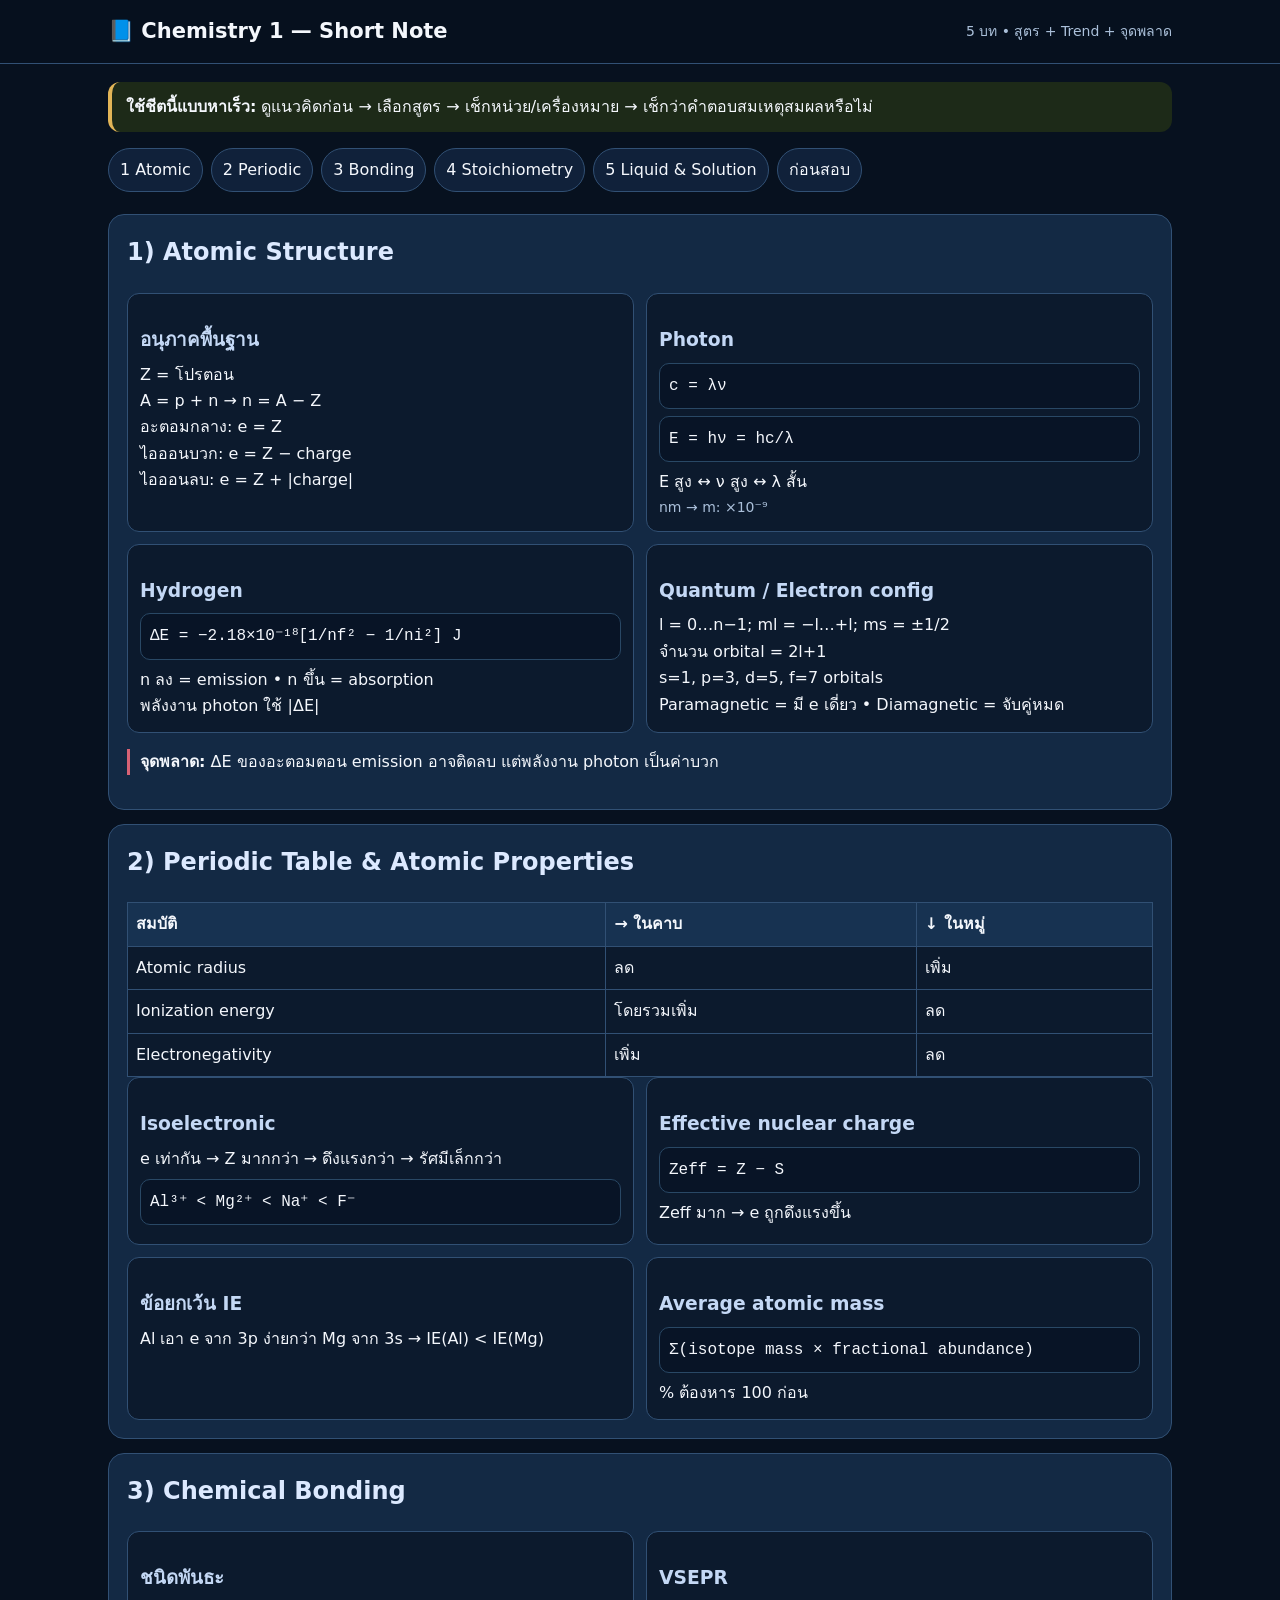
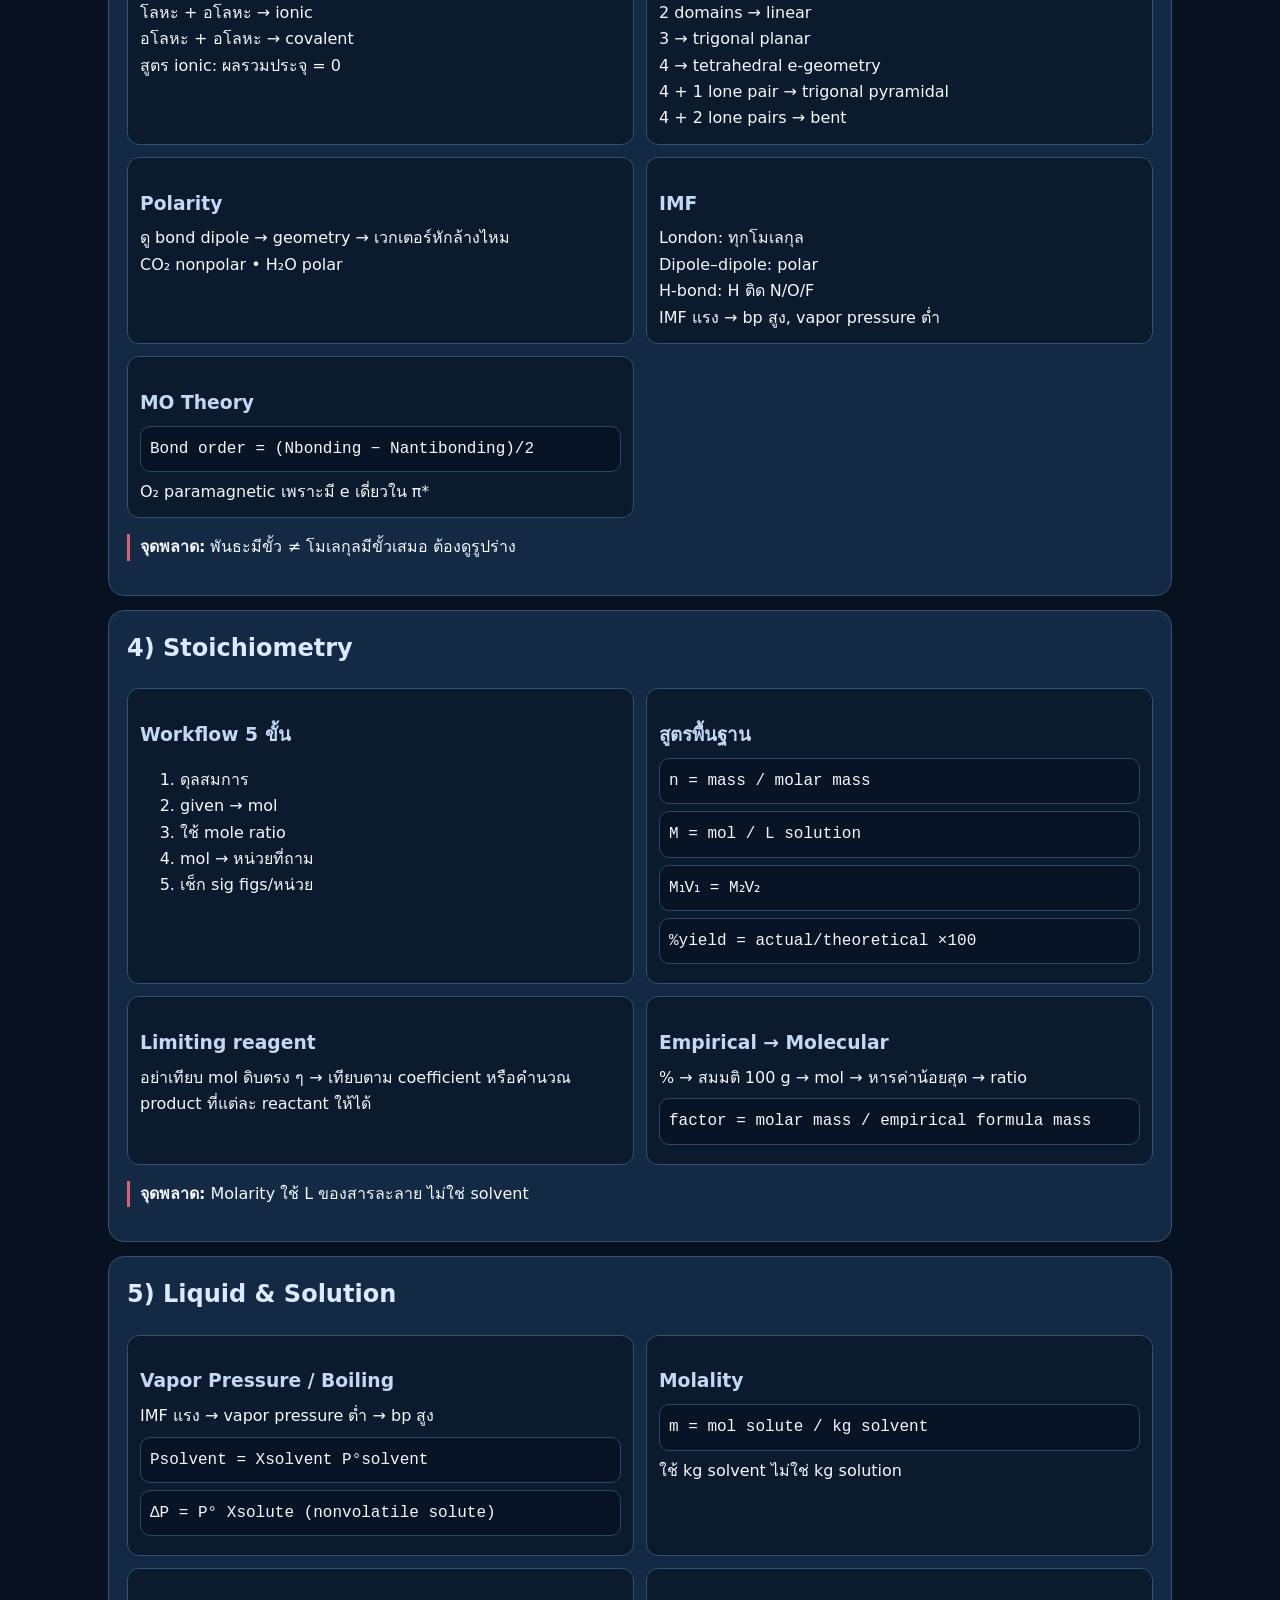
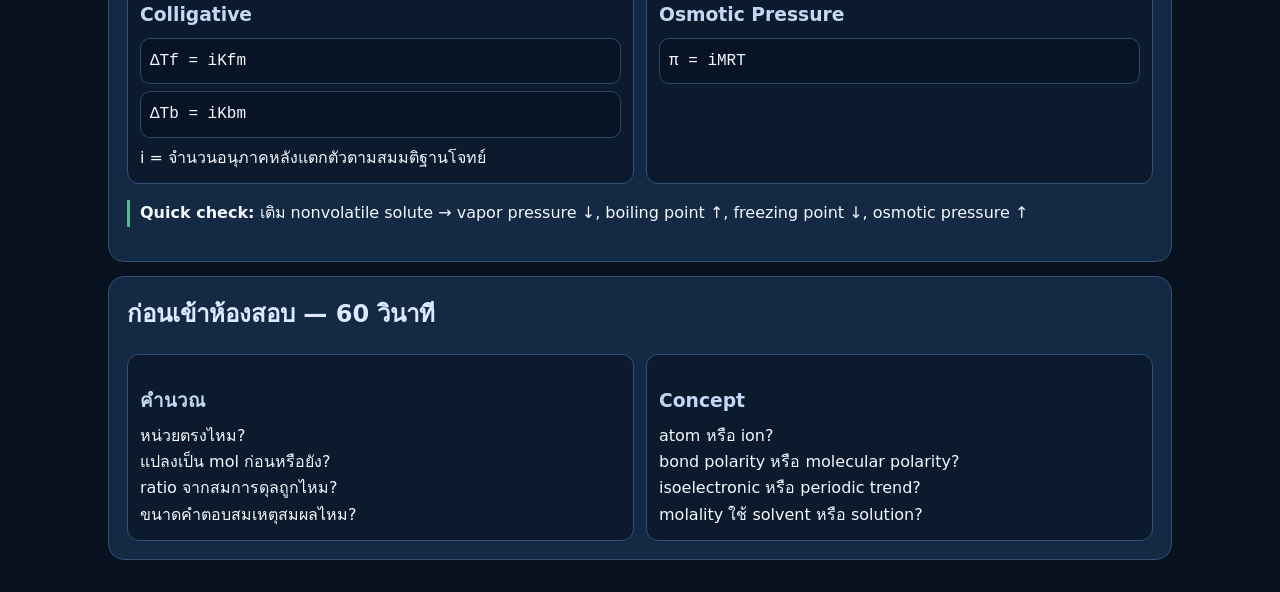
<file: short-note.html>
<!doctype html><html lang="th"><head><meta charset="utf-8"><meta name="viewport" content="width=device-width,initial-scale=1,viewport-fit=cover"><title>Chemistry 1 — Short Note</title><style>:root{color-scheme:dark;--bg:#07111f;--panel:#10213a;--card:#132944;--line:#315074;--text:#f4f7fc;--muted:#abc0da;--gold:#e2b557}*{box-sizing:border-box}body{margin:0;background:var(--bg);color:var(--text);font-family:Inter,system-ui,"Noto Sans Thai",Tahoma,sans-serif;line-height:1.65}header{position:sticky;top:0;z-index:5;background:#07111ff5;border-bottom:1px solid var(--line);backdrop-filter:blur(10px)}.head{max-width:1100px;margin:auto;padding:14px 18px;display:flex;justify-content:space-between;align-items:center;gap:12px}h1{font-size:21px;margin:0}.wrap{max-width:1100px;margin:auto;padding:18px}.intro{background:#1d2a18;border-left:4px solid var(--gold);padding:12px 14px;border-radius:12px;margin-bottom:16px}.toc{display:flex;gap:8px;overflow-x:auto;padding-bottom:8px;-webkit-overflow-scrolling:touch}.toc a{white-space:nowrap;text-decoration:none;color:var(--text);border:1px solid var(--line);padding:8px 11px;border-radius:999px;background:var(--panel)}section{background:var(--card);border:1px solid var(--line);border-radius:16px;padding:18px;margin:14px 0}h2{margin-top:0;color:#dce9ff}h3{margin-bottom:6px;color:#c4d8f5}.grid{display:grid;grid-template-columns:repeat(2,minmax(0,1fr));gap:12px}.box{background:#0c1a2d;border:1px solid var(--line);border-radius:12px;padding:12px}.formula{font-family:ui-monospace,SFMono-Regular,Menlo,monospace;background:#081426;border:1px solid #294865;border-radius:10px;padding:9px;margin:7px 0;overflow-wrap:anywhere}table{width:100%;border-collapse:collapse;background:#0c1a2d}th,td{border:1px solid var(--line);padding:8px;text-align:left}th{background:#173251}.mistake{border-left:3px solid #d76275;padding-left:10px}.check{border-left:3px solid #56ba89;padding-left:10px}.small{color:var(--muted);font-size:14px}@media(max-width:800px){.grid{grid-template-columns:1fr}.wrap{padding:12px}section{padding:14px}.head{padding:12px}h1{font-size:18px}}@media print{header,.toc{display:none}body{background:white;color:black}.wrap{max-width:none}.box,section,.formula,table{background:white;color:black;border-color:#aaa}section{break-inside:avoid}}</style></head><body><header><div class="head"><h1>📘 Chemistry 1 — Short Note</h1><span class="small">5 บท • สูตร + Trend + จุดพลาด</span></div></header><div class="wrap"><div class="intro"><b>ใช้ชีตนี้แบบหาเร็ว:</b> ดูแนวคิดก่อน → เลือกสูตร → เช็กหน่วย/เครื่องหมาย → เช็กว่าคำตอบสมเหตุสมผลหรือไม่</div><nav class="toc"><a href="#atomic">1 Atomic</a><a href="#periodic">2 Periodic</a><a href="#bond">3 Bonding</a><a href="#stoich">4 Stoichiometry</a><a href="#solution">5 Liquid & Solution</a><a href="#last">ก่อนสอบ</a></nav><section id="atomic"><h2>1) Atomic Structure</h2><div class="grid"><div class="box"><h3>อนุภาคพื้นฐาน</h3><div>Z = โปรตอน</div><div>A = p + n → n = A − Z</div><div>อะตอมกลาง: e = Z</div><div>ไอออนบวก: e = Z − charge</div><div>ไอออนลบ: e = Z + |charge|</div></div><div class="box"><h3>Photon</h3><div class="formula">c = λν</div><div class="formula">E = hν = hc/λ</div><div>E สูง ↔ ν สูง ↔ λ สั้น</div><div class="small">nm → m: ×10⁻⁹</div></div><div class="box"><h3>Hydrogen</h3><div class="formula">ΔE = −2.18×10⁻¹⁸[1/nf² − 1/ni²] J</div><div>n ลง = emission • n ขึ้น = absorption</div><div>พลังงาน photon ใช้ |ΔE|</div></div><div class="box"><h3>Quantum / Electron config</h3><div>l = 0…n−1; ml = −l…+l; ms = ±1/2</div><div>จำนวน orbital = 2l+1</div><div>s=1, p=3, d=5, f=7 orbitals</div><div>Paramagnetic = มี e เดี่ยว • Diamagnetic = จับคู่หมด</div></div></div><p class="mistake"><b>จุดพลาด:</b> ΔE ของอะตอมตอน emission อาจติดลบ แต่พลังงาน photon เป็นค่าบวก</p></section><section id="periodic"><h2>2) Periodic Table & Atomic Properties</h2><table><tr><th>สมบัติ</th><th>→ ในคาบ</th><th>↓ ในหมู่</th></tr><tr><td>Atomic radius</td><td>ลด</td><td>เพิ่ม</td></tr><tr><td>Ionization energy</td><td>โดยรวมเพิ่ม</td><td>ลด</td></tr><tr><td>Electronegativity</td><td>เพิ่ม</td><td>ลด</td></tr></table><div class="grid"><div class="box"><h3>Isoelectronic</h3><div>e เท่ากัน → Z มากกว่า → ดึงแรงกว่า → รัศมีเล็กกว่า</div><div class="formula">Al³⁺ &lt; Mg²⁺ &lt; Na⁺ &lt; F⁻</div></div><div class="box"><h3>Effective nuclear charge</h3><div class="formula">Zeff = Z − S</div><div>Zeff มาก → e ถูกดึงแรงขึ้น</div></div><div class="box"><h3>ข้อยกเว้น IE</h3><div>Al เอา e จาก 3p ง่ายกว่า Mg จาก 3s → IE(Al) &lt; IE(Mg)</div></div><div class="box"><h3>Average atomic mass</h3><div class="formula">Σ(isotope mass × fractional abundance)</div><div>% ต้องหาร 100 ก่อน</div></div></div></section><section id="bond"><h2>3) Chemical Bonding</h2><div class="grid"><div class="box"><h3>ชนิดพันธะ</h3><div>โลหะ + อโลหะ → ionic</div><div>อโลหะ + อโลหะ → covalent</div><div>สูตร ionic: ผลรวมประจุ = 0</div></div><div class="box"><h3>VSEPR</h3><div>2 domains → linear</div><div>3 → trigonal planar</div><div>4 → tetrahedral e-geometry</div><div>4 + 1 lone pair → trigonal pyramidal</div><div>4 + 2 lone pairs → bent</div></div><div class="box"><h3>Polarity</h3><div>ดู bond dipole → geometry → เวกเตอร์หักล้างไหม</div><div>CO₂ nonpolar • H₂O polar</div></div><div class="box"><h3>IMF</h3><div>London: ทุกโมเลกุล</div><div>Dipole–dipole: polar</div><div>H-bond: H ติด N/O/F</div><div>IMF แรง → bp สูง, vapor pressure ต่ำ</div></div><div class="box"><h3>MO Theory</h3><div class="formula">Bond order = (Nbonding − Nantibonding)/2</div><div>O₂ paramagnetic เพราะมี e เดี่ยวใน π*</div></div></div><p class="mistake"><b>จุดพลาด:</b> พันธะมีขั้ว ≠ โมเลกุลมีขั้วเสมอ ต้องดูรูปร่าง</p></section><section id="stoich"><h2>4) Stoichiometry</h2><div class="grid"><div class="box"><h3>Workflow 5 ขั้น</h3><ol><li>ดุลสมการ</li><li>given → mol</li><li>ใช้ mole ratio</li><li>mol → หน่วยที่ถาม</li><li>เช็ก sig figs/หน่วย</li></ol></div><div class="box"><h3>สูตรพื้นฐาน</h3><div class="formula">n = mass / molar mass</div><div class="formula">M = mol / L solution</div><div class="formula">M₁V₁ = M₂V₂</div><div class="formula">%yield = actual/theoretical ×100</div></div><div class="box"><h3>Limiting reagent</h3><div>อย่าเทียบ mol ดิบตรง ๆ → เทียบตาม coefficient หรือคำนวณ product ที่แต่ละ reactant ให้ได้</div></div><div class="box"><h3>Empirical → Molecular</h3><div>% → สมมติ 100 g → mol → หารค่าน้อยสุด → ratio</div><div class="formula">factor = molar mass / empirical formula mass</div></div></div><p class="mistake"><b>จุดพลาด:</b> Molarity ใช้ L ของสารละลาย ไม่ใช่ solvent</p></section><section id="solution"><h2>5) Liquid & Solution</h2><div class="grid"><div class="box"><h3>Vapor Pressure / Boiling</h3><div>IMF แรง → vapor pressure ต่ำ → bp สูง</div><div class="formula">Psolvent = Xsolvent P°solvent</div><div class="formula">ΔP = P° Xsolute (nonvolatile solute)</div></div><div class="box"><h3>Molality</h3><div class="formula">m = mol solute / kg solvent</div><div>ใช้ kg solvent ไม่ใช่ kg solution</div></div><div class="box"><h3>Colligative</h3><div class="formula">ΔTf = iKfm</div><div class="formula">ΔTb = iKbm</div><div>i = จำนวนอนุภาคหลังแตกตัวตามสมมติฐานโจทย์</div></div><div class="box"><h3>Osmotic Pressure</h3><div class="formula">π = iMRT</div></div></div><p class="check"><b>Quick check:</b> เติม nonvolatile solute → vapor pressure ↓, boiling point ↑, freezing point ↓, osmotic pressure ↑</p></section><section id="last"><h2>ก่อนเข้าห้องสอบ — 60 วินาที</h2><div class="grid"><div class="box"><h3>คำนวณ</h3><div>หน่วยตรงไหม?</div><div>แปลงเป็น mol ก่อนหรือยัง?</div><div>ratio จากสมการดุลถูกไหม?</div><div>ขนาดคำตอบสมเหตุสมผลไหม?</div></div><div class="box"><h3>Concept</h3><div>atom หรือ ion?</div><div>bond polarity หรือ molecular polarity?</div><div>isoelectronic หรือ periodic trend?</div><div>molality ใช้ solvent หรือ solution?</div></div></div></section></div></body></html>
</file>
